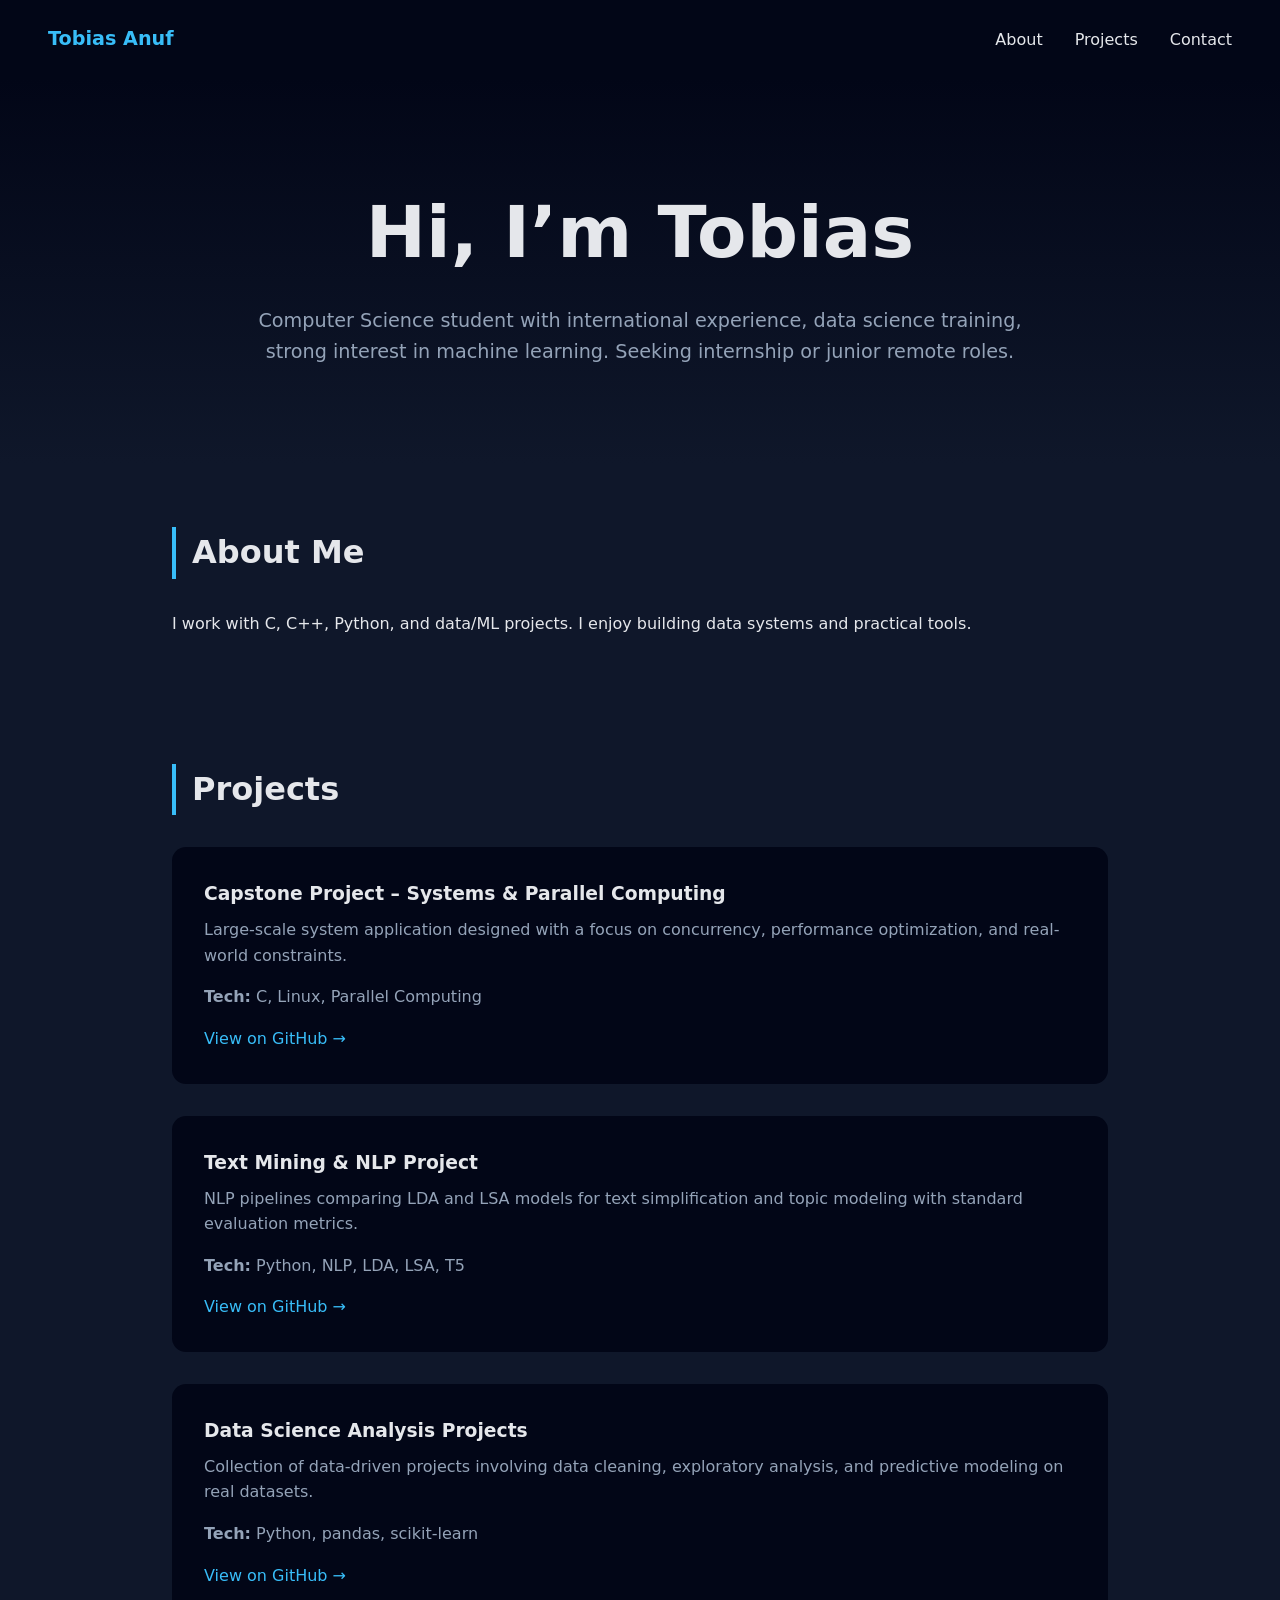
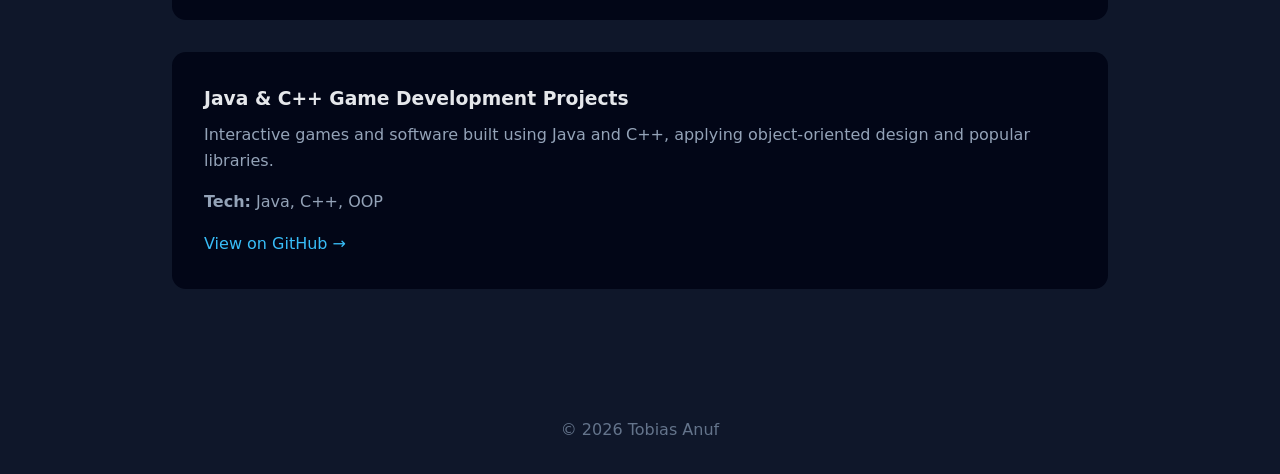
<file: index.html>
<!DOCTYPE html>
<html lang="en">
<head>
  <meta charset="UTF-8" />
  <title>Tobias Anuf | Portfolio</title>
  <link rel="stylesheet" href="style.css">
</head>
<body>
  <nav>
    <h1>Tobias Anuf</h1>
    <ul>
      <li><a href="#about">About</a></li>
      <li><a href="#projects">Projects</a></li>
      <li><a href="#contact">Contact</a></li>
    </ul>
  </nav>

  <header class="hero">
    <h2>Hi, I’m Tobias</h2>
    <p>Computer Science student with international experience, 
      data science training, <br> strong interest in machine learning. 
      Seeking internship or junior remote roles.</p>
  </header>

  <section id="about">
    <h2>About Me</h2>
    <p>
      I work with C, C++, Python, and data/ML projects.
      I enjoy building data systems and practical tools.
    </p>
  </section>

<section id="projects">
  <h2>Projects</h2>

  <div class="project-card">
    <h3>Capstone Project – Systems & Parallel Computing</h3>
    <p>
      Large-scale system application designed with a focus on concurrency,
      performance optimization, and real-world constraints.
    </p>
    <p><strong>Tech:</strong> C, Linux, Parallel Computing</p>
    <a href="https://github.com/tobbiasca/Vision-based-Autonomous-Driving-System" target="_blank">View on GitHub →</a>
  </div>

  <div class="project-card">
    <h3>Text Mining & NLP Project</h3>
    <p>
      NLP pipelines comparing LDA and LSA models for text simplification
      and topic modeling with standard evaluation metrics.
    </p>
    <p><strong>Tech:</strong> Python, NLP, LDA, LSA, T5</p>
    <a href="#">View on GitHub →</a>
  </div>

  <div class="project-card">
    <h3>Data Science Analysis Projects</h3>
    <p>
      Collection of data-driven projects involving data cleaning,
      exploratory analysis, and predictive modeling on real datasets.
    </p>
    <p><strong>Tech:</strong> Python, pandas, scikit-learn</p>
    <a href="#">View on GitHub →</a>
  </div>

  <div class="project-card">
    <h3>Java & C++ Game Development Projects</h3>
    <p>
      Interactive games and software built using Java and C++,
      applying object-oriented design and popular libraries.
    </p>
    <p><strong>Tech:</strong> Java, C++, OOP</p>
    <a href="#">View on GitHub →</a>
  </div>
</section>

  <footer>
    © 2026 Tobias Anuf
  </footer>
</body>
</file>
<file: style.css>
/* Reset */
* {
  margin: 0;
  padding: 0;
  box-sizing: border-box;
  font-family: system-ui, -apple-system, BlinkMacSystemFont, sans-serif;
}

body {
  background: #0f172a;
  color: #e5e7eb;
  line-height: 1.6;
}

/* Navigation */
nav {
  display: flex;
  justify-content: space-between;
  align-items: center;
  padding: 1.5rem 3rem;
  background: #020617;
  position: sticky;
  top: 0;
}

nav h1 {
  font-size: 1.2rem;
  color: #38bdf8;
}

nav ul {
  list-style: none;
  display: flex;
  gap: 2rem;
}

nav a {
  text-decoration: none;
  color: #e5e7eb;
}

nav a:hover {
  color: #38bdf8;
}

/* Hero */
.hero {
  text-align: center;
  padding: 6rem 2rem;
  background: linear-gradient(180deg, #020617, #0f172a);
}

.hero h2 {
  font-size: 4.5rem;
  margin-bottom: 1rem;
}

.hero p {
  color: #94a3b8;
  font-size: 1.2rem;
}

/* Sections */
section {
  max-width: 1000px;
  margin: auto;
  padding: 4rem 2rem;
}

section h2 {
  font-size: 2rem;
  margin-bottom: 2rem;
  border-left: 4px solid #38bdf8;
  padding-left: 1rem;
}

/* Projects */
.project-card {
  background: #020617;
  padding: 2rem;
  border-radius: 14px;
  margin-bottom: 2rem;

  transition:
    background-color 0.25s ease,
    transform 0.25s ease,
    box-shadow 0.25s ease;
}

.project-card:hover {
  background: #3c5173;
  transform: translateY(-3px);
  box-shadow: 0 12px 28px rgba(56, 189, 248, 0.12);
}

.project-card h3 {
  margin-bottom: 0.5rem;
}

.project-card p {
  color: #94a3b8;
  margin-bottom: 1rem;
}

.project-card a {
  color: #38bdf8;
  text-decoration: none;
  font-weight: 500;
}

/*
.tag {
  display: inline-block;
  background: #1e293b;
  color: #38bdf8;
  padding: 0.3rem 0.7rem;
  border-radius: 999px;
  font-size: 0.8rem;
  margin-right: 0.5rem;
}
*/

/* Footer */
footer {
  text-align: center;
  padding: 2rem;
  color: #64748b;
}
</file>
